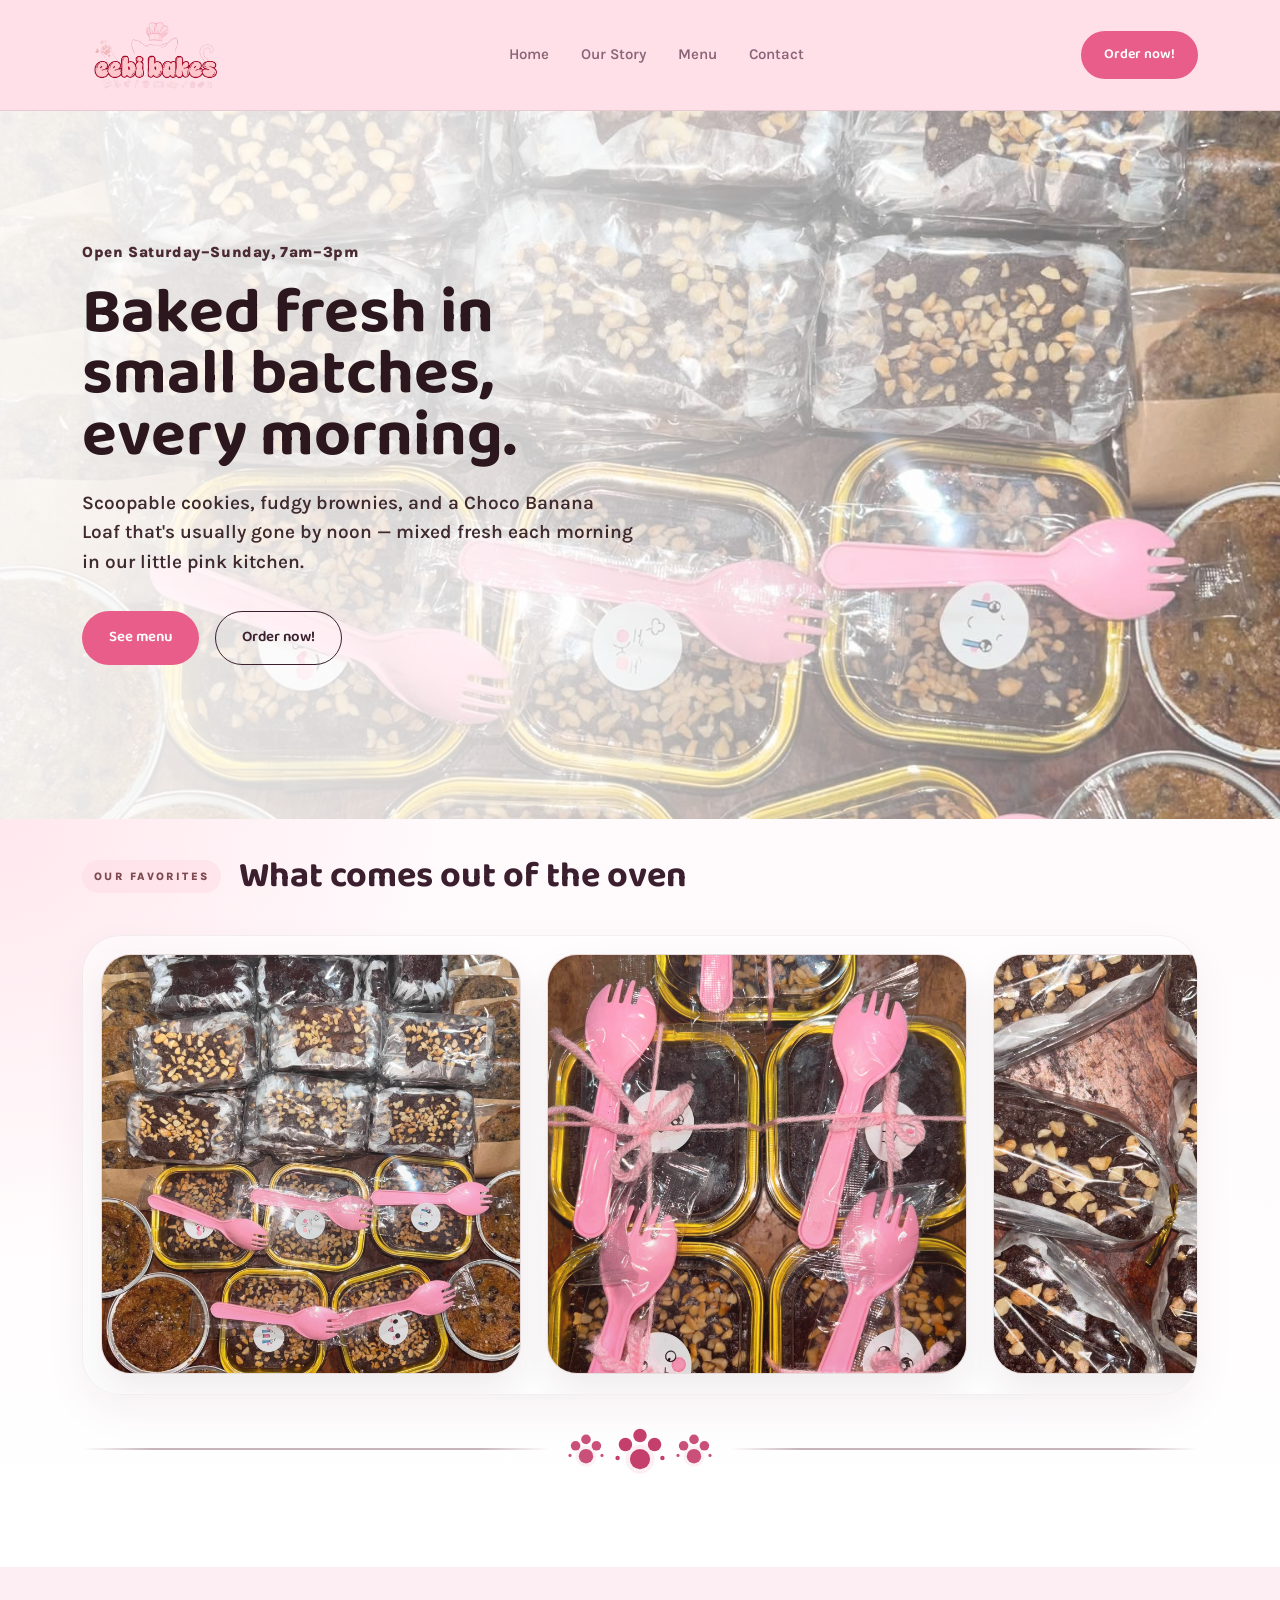
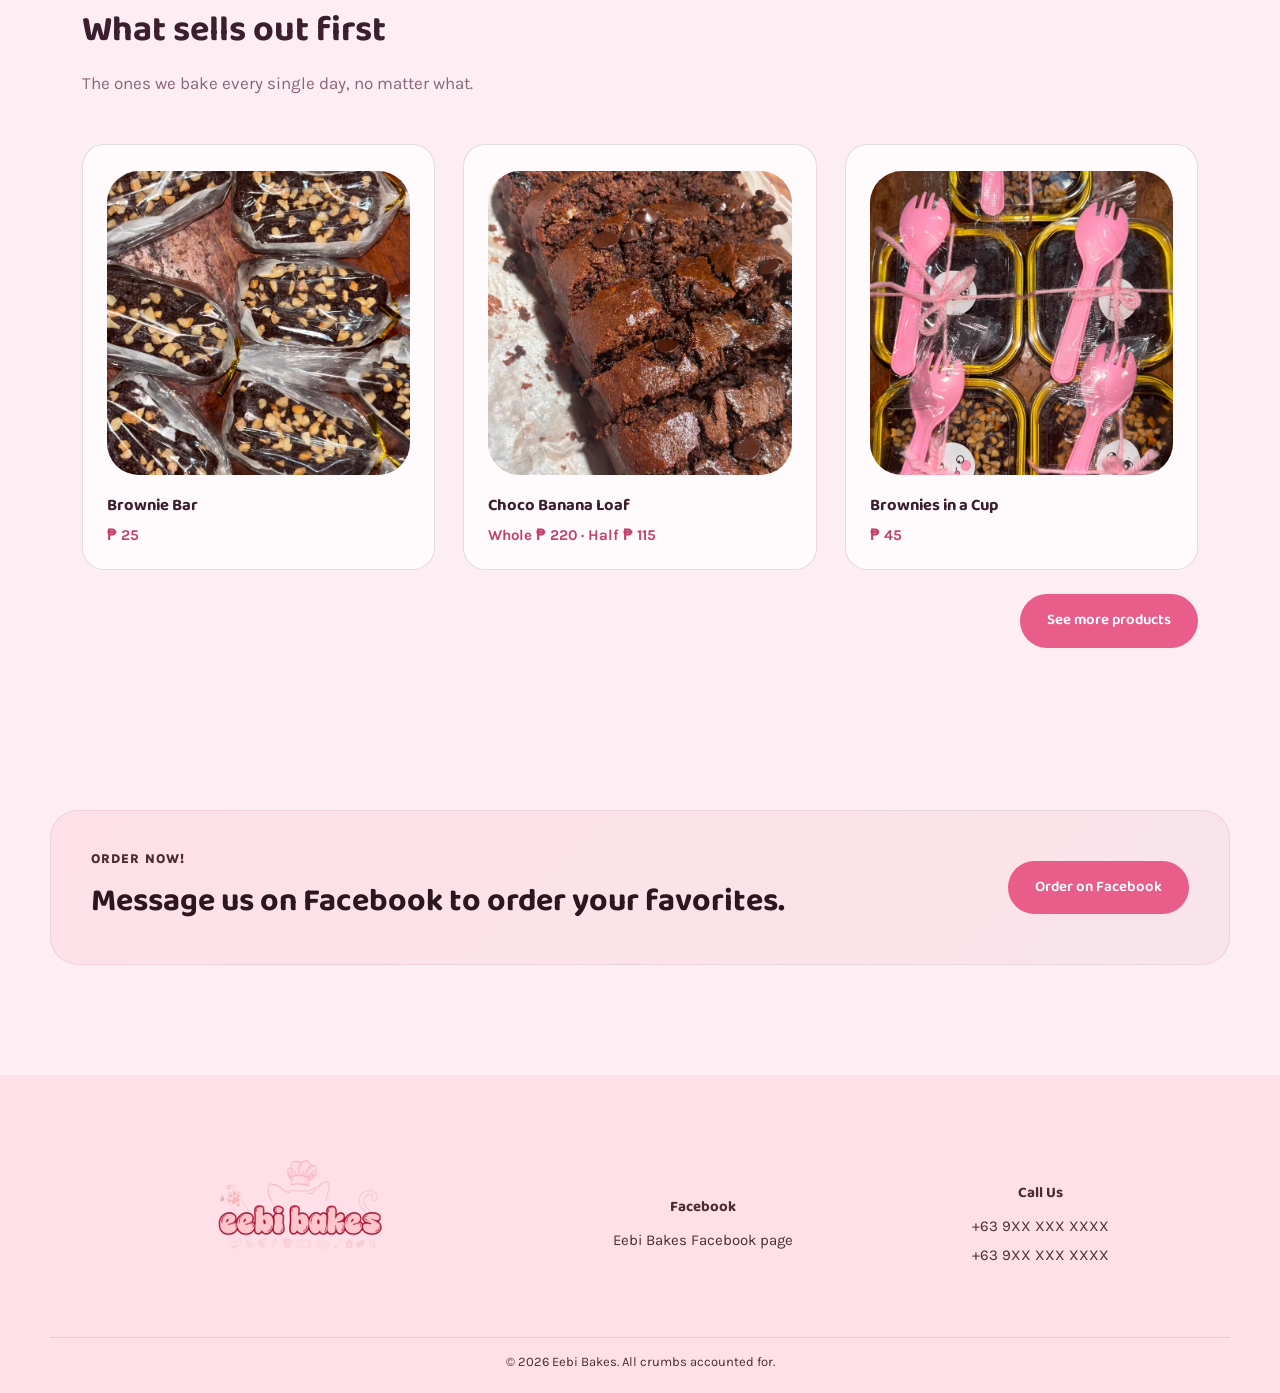
<file: index.html>
<!DOCTYPE html>
<html lang="en">
<head>
<meta charset="UTF-8">
<meta name="viewport" content="width=device-width, initial-scale=1.0">
<title>Eebi Bakes — Cookies, Brownies &amp; Baked Goods</title>
<link rel="preconnect" href="https://fonts.googleapis.com">
<link rel="preconnect" href="https://fonts.gstatic.com" crossorigin>
<link href="https://fonts.googleapis.com/css2?family=Baloo+2:wght@500;600;700;800&family=Karla:wght@400;500;600;700&display=swap" rel="stylesheet">
<link rel="stylesheet" href="styles.css">
</head>
<body>

<header class="site-header">
  <div class="wrap header-inner">
    <a href="#top" class="logo">
      <img src="logo-header.png" alt="Eebi Bakes logo" class="header-logo-image" />
    </a>

    <input type="checkbox" id="nav-toggle" class="nav-toggle">
    <label for="nav-toggle" class="nav-toggle-label" aria-label="Open menu">
      <span></span>
    </label>

    <nav class="site-nav">
      <a href="index.html">Home</a>
      <a href="our-story.html">Our Story</a>
      <a href="menu.html">Menu</a>
      <a href="contact.html">Contact</a>
    </nav>

    <a href="https://www.facebook.com/profile.php?id=61592719786766" class="btn btn-primary header-cta">Order now!</a>
  </div>
</header>

<main id="top">

  <!-- HERO -->
  <section class="hero">
    <div class="wrap hero-inner">
      <div class="hero-copy">
        <p class="hero-kicker">Open Saturday–Sunday, 7am–3pm</p>
        <h1>Baked fresh in small batches, every morning.</h1>
        <p class="hero-sub">Scoopable cookies, fudgy brownies, and a Choco Banana Loaf that's usually gone by noon — mixed fresh each morning in our little pink kitchen.</p>
        <div class="hero-actions">
          <a href="our-story.html" class="btn btn-primary">See menu</a>
          <a href="https://www.facebook.com/profile.php?id=61592719786766" class="btn btn-ghost">Order now!</a>
        </div>
      </div>

      <div class="hero-art" aria-label="Fresh bakes hero image">
        <div class="slideshow" aria-live="polite">
          <div class="slideshow-track">
            <div class="slide card-slide"><img src="slide1.jpg" alt="Fresh cookie tray" /></div>
          </div>
        </div>
      </div>
    </div>
  </section>

  <!-- CATEGORIES -->
  <section class="categories" id="menu">
    <div class="wrap">
      <div class="section-head section-head-inline">
        <span class="eyebrow">OUR FAVORITES</span>
        <h2>What comes out of the oven</h2>
      </div>

      <div class="category-carousel" aria-label="Bakery categories carousel">
        <div class="category-track">
          <div class="category-slide">
            <img src="slide1.jpg" alt="Scoopable Cookies" />
          </div>
          <div class="category-slide">
            <img src="slide2.jpg" alt="Brownies" />
          </div>
          <div class="category-slide">
            <img src="slide3.jpg" alt="Baked goods" />
          </div>
          <div class="category-slide">
            <img src="slide1.jpg" alt="Scoopable Cookies" />
          </div>
          <div class="category-slide">
            <img src="slide2.jpg" alt="Brownies" />
          </div>
          <div class="category-slide">
            <img src="slide3.jpg" alt="Baked goods" />
          </div>
        </div>
      </div>

      <div class="cat-divider" aria-hidden="true">
        <span class="paw-pattern paw-left"></span>
        <span class="paw-pattern paw-center"></span>
        <span class="paw-pattern paw-right"></span>
      </div>
    </div>
  </section>

  <!-- BEST SELLERS -->
  <section class="bestsellers" id="bestsellers">
    <div class="wrap">
      <div class="section-head">
        <h2>What sells out first</h2>
        <p>The ones we bake every single day, no matter what.</p>
      </div>

      <div class="product-row">
        <article class="product-card">
          <div class="product-thumb product-thumb-image">
            <img src="slide3.jpg" alt="Brownie Bar" />
          </div>
          <h3>Brownie Bar</h3>
          <p class="product-price">₱ 25</p>
        </article>
        <article class="product-card">
          <div class="product-thumb product-thumb-image">
            <img src="bananab.jpg" alt="Choco Banana Loaf" />
          </div>
          <h3>Choco Banana Loaf</h3>
          <p class="product-price">Whole ₱ 220 · Half ₱ 115</p>
        </article>
        <article class="product-card">
          <div class="product-thumb product-thumb-image">
            <img src="slide2.jpg" alt="Brownies in a Cup" />
          </div>
          <h3>Brownies in a Cup</h3>
          <p class="product-price">₱ 45</p>
        </article>
      </div>

      <div class="bestsellers-actions">
        <a href="#menu" class="btn btn-primary">See more products</a>
      </div>
    </div>
  </section>

  <section class="order-banner" id="order">
    <div class="wrap order-inner">
      <div>
        <p class="order-kicker">Order now!</p>
        <h2>Message us on Facebook to order your favorites.</h2>
      </div>
      <a href="https://www.facebook.com/profile.php?id=61592719786766" class="btn btn-primary" target="_blank" rel="noopener noreferrer">Order on Facebook</a>
    </div>
  </section>

</main>

<footer class="site-footer" id="visit">
  <div class="wrap footer-inner">
    <div class="footer-brand">
      <img src="logo.jpg" alt="Eebi Bakes logo" class="logo-footer-image" />
    </div>

    <div class="footer-col">
      <h4>Facebook</h4>
      <p><a href="https://www.facebook.com/profile.php?id=61592719786766">Eebi Bakes Facebook page</a></p>
    </div>

    <div class="footer-col">
      <h4>Call Us</h4>
      <p><a href="tel:+639171234567">+63 9XX XXX XXXX</a></p>
      <p><a href="tel:+639181234567">+63 9XX XXX XXXX</a></p>
    </div>
  </div>
  <div class="wrap footer-bottom">
    <p>&copy; 2026 Eebi Bakes. All crumbs accounted for.</p>
  </div>
</footer>


</body>
</html>
</file>
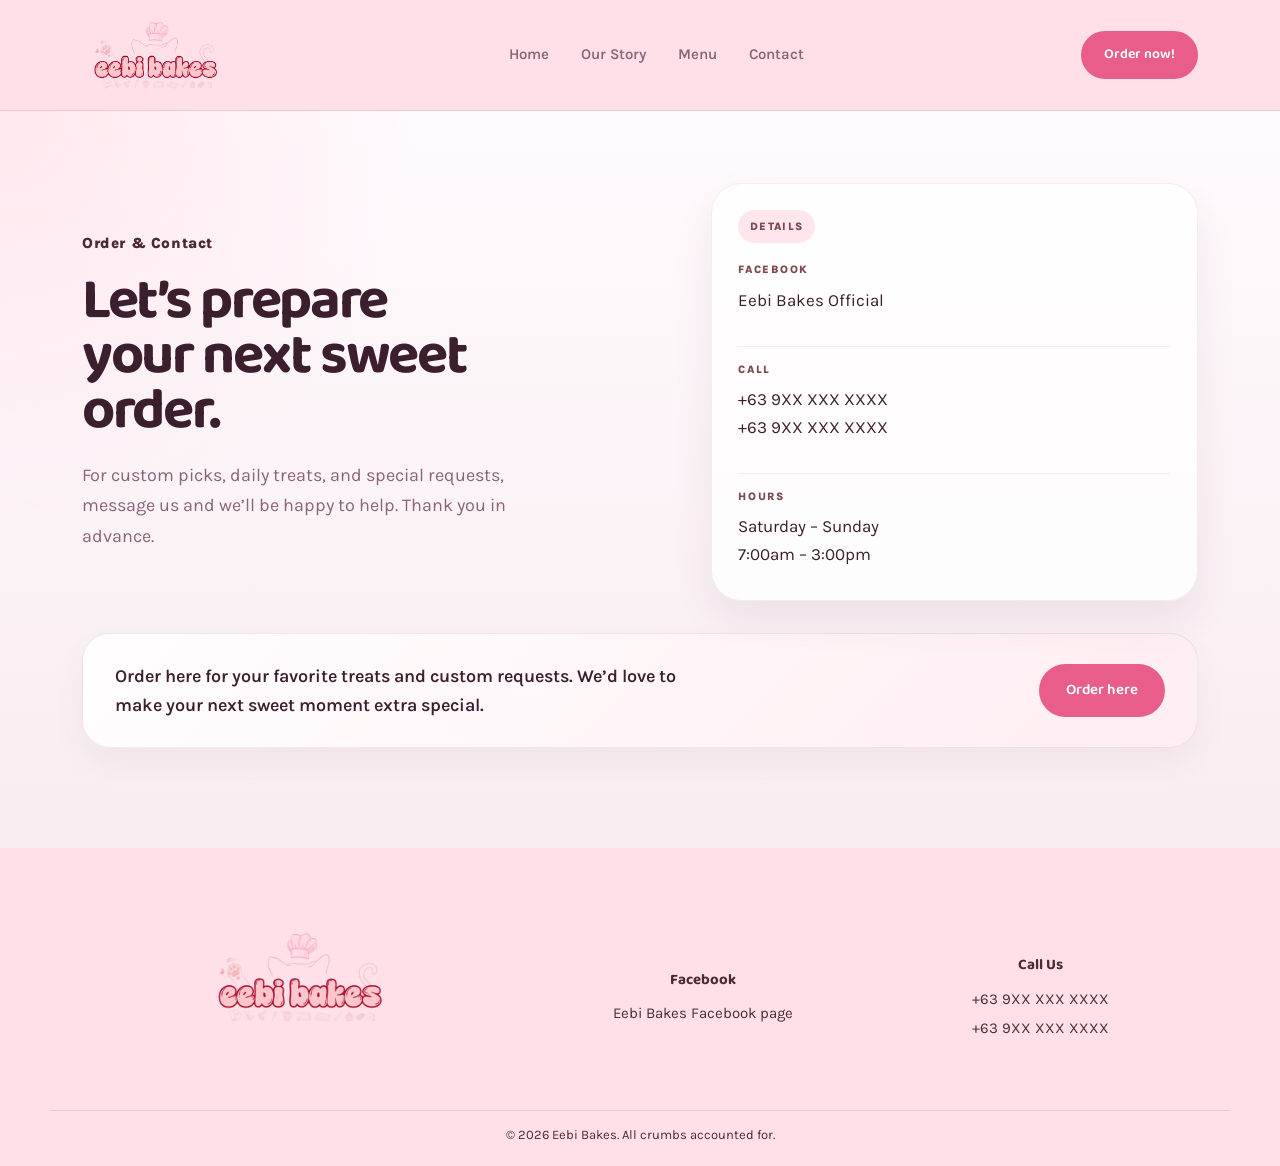
<file: contact.html>
<!DOCTYPE html>
<html lang="en">
<head>
<meta charset="UTF-8">
<meta name="viewport" content="width=device-width, initial-scale=1.0">
<title>Contact — Eebi Bakes</title>
<link rel="preconnect" href="https://fonts.googleapis.com">
<link rel="preconnect" href="https://fonts.gstatic.com" crossorigin>
<link href="https://fonts.googleapis.com/css2?family=Baloo+2:wght@500;600;700;800&family=Karla:wght@400;500;600;700&display=swap" rel="stylesheet">
<link rel="stylesheet" href="styles.css">
</head>
<body>

<header class="site-header">
  <div class="wrap header-inner">
    <a href="index.html" class="logo">
      <img src="logo-header.png" alt="Eebi Bakes logo" class="header-logo-image" />
    </a>

    <input type="checkbox" id="nav-toggle" class="nav-toggle">
    <label for="nav-toggle" class="nav-toggle-label" aria-label="Open menu">
      <span></span>
    </label>

    <nav class="site-nav">
      <a href="index.html">Home</a>
      <a href="our-story.html">Our Story</a>
      <a href="menu.html">Menu</a>
      <a href="contact.html">Contact</a>
    </nav>

    <a href="https://www.facebook.com/profile.php?id=61592719786766" class="btn btn-primary header-cta">Order now!</a>
  </div>
</header>

<main>
  <section class="contact-page">
    <div class="wrap contact-wrap">
      <div class="contact-hero">
        <div class="contact-copy">
          <p class="hero-kicker">Order & Contact</p>
          <h1>Let’s prepare your next sweet order.</h1>
          <p>For custom picks, daily treats, and special requests, message us and we’ll be happy to help. Thank you in advance.</p>
        </div>

        <div class="contact-card">
          <div class="contact-card-header">
            <span class="mini-badge">Details</span>
          </div>

          <div class="contact-info">
            <div class="info-row">
              <p class="label">Facebook</p>
              <a href="https://www.facebook.com/profile.php?id=61592719786766" target="_blank" rel="noopener noreferrer">Eebi Bakes Official</a>
            </div>

            <div class="info-row">
              <p class="label">Call</p>
              <a href="tel:+639171234567">+63 9XX XXX XXXX</a>
              <a href="tel:+639181234567">+63 9XX XXX XXXX</a>
            </div>

            <div class="info-row">
              <p class="label">Hours</p>
              <p>Saturday – Sunday</p>
              <p>7:00am – 3:00pm</p>
            </div>
          </div>
        </div>
      </div>

      <div class="contact-cta">
        <p>Order here for your favorite treats and custom requests. We’d love to make your next sweet moment extra special.</p>
        <a href="https://www.facebook.com/profile.php?id=61592719786766" class="btn btn-primary" target="_blank" rel="noopener noreferrer">Order here</a>
      </div>
    </div>
  </section>
</main>

<footer class="site-footer" id="visit">
  <div class="wrap footer-inner">
    <div class="footer-brand">
      <img src="logo.jpg" alt="Eebi Bakes logo" class="logo-footer-image" />
    </div>

    <div class="footer-col">
      <h4>Facebook</h4>
      <p><a href="https://www.facebook.com/profile.php?id=61592719786766">Eebi Bakes Facebook page</a></p>
    </div>

    <div class="footer-col">
      <h4>Call Us</h4>
      <p><a href="tel:+639171234567">+63 9XX XXX XXXX</a></p>
      <p><a href="tel:+639181234567">+63 9XX XXX XXXX</a></p>
    </div>
  </div>
  <div class="wrap footer-bottom">
    <p>&copy; 2026 Eebi Bakes. All crumbs accounted for.</p>
  </div>
</footer>

</body>
</html>
</file>
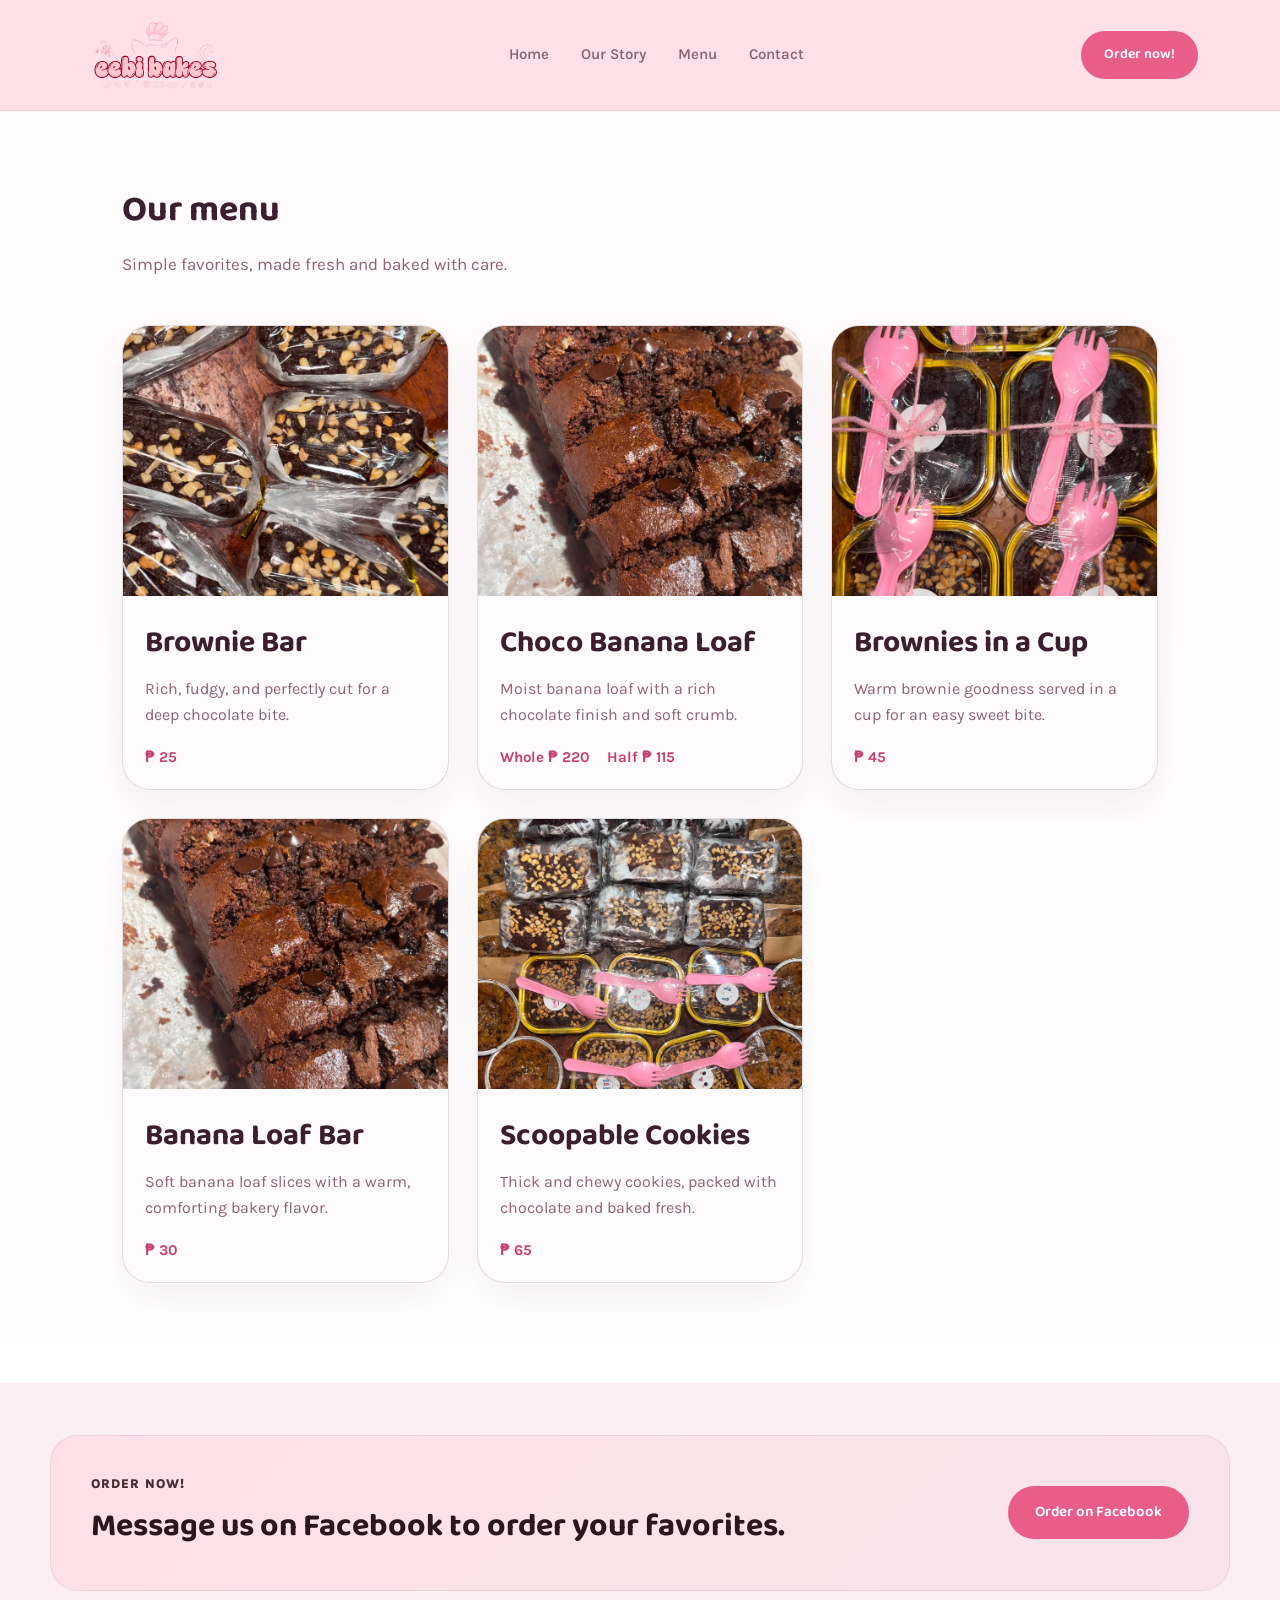
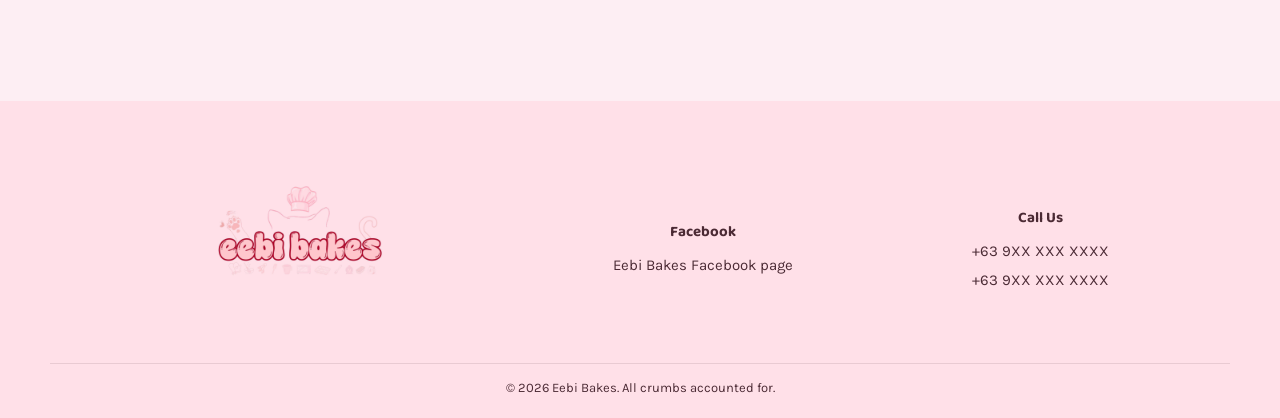
<file: menu.html>
<!DOCTYPE html>
<html lang="en">
<head>
<meta charset="UTF-8">
<meta name="viewport" content="width=device-width, initial-scale=1.0">
<title>Eebi Bakes — Menu</title>
<link rel="preconnect" href="https://fonts.googleapis.com">
<link rel="preconnect" href="https://fonts.gstatic.com" crossorigin>
<link href="https://fonts.googleapis.com/css2?family=Baloo+2:wght@500;600;700;800&family=Karla:wght@400;500;600;700&display=swap" rel="stylesheet">
<link rel="stylesheet" href="styles.css">
</head>
<body>

<header class="site-header">
  <div class="wrap header-inner">
    <a href="index.html" class="logo">
      <img src="logo-header.png" alt="Eebi Bakes logo" class="header-logo-image" />
    </a>

    <input type="checkbox" id="nav-toggle" class="nav-toggle">
    <label for="nav-toggle" class="nav-toggle-label" aria-label="Open menu">
      <span></span>
    </label>

    <nav class="site-nav">
      <a href="index.html">Home</a>
      <a href="our-story.html">Our Story</a>
      <a href="menu.html">Menu</a>
      <a href="contact.html">Contact</a>
    </nav>

    <a href="https://www.facebook.com/profile.php?id=61592719786766" class="btn btn-primary header-cta">Order now!</a>
  </div>
</header>

<main>
  <section class="menu-page">
    <div class="wrap menu-wrap">
      <div class="section-head">
        <h2>Our menu</h2>
        <p>Simple favorites, made fresh and baked with care.</p>
      </div>

      <div class="menu-grid">
        <article class="menu-card">
          <div class="menu-image">
            <img src="slide3.jpg" alt="Brownie Bar" />
          </div>
          <div class="menu-copy">
            <h3>Brownie Bar</h3>
            <p>Rich, fudgy, and perfectly cut for a deep chocolate bite.</p>
            <div class="menu-meta">
              <span>₱ 25</span>
            </div>
          </div>
        </article>

        <article class="menu-card">
          <div class="menu-image">
            <img src="bananab.jpg" alt="Choco Banana Loaf" />
          </div>
          <div class="menu-copy">
            <h3>Choco Banana Loaf</h3>
            <p>Moist banana loaf with a rich chocolate finish and soft crumb.</p>
            <div class="menu-meta">
              <span>Whole ₱ 220</span>
              <span>Half ₱ 115</span>
            </div>
          </div>
        </article>

        <article class="menu-card">
          <div class="menu-image">
            <img src="slide2.jpg" alt="Brownies in a Cup" />
          </div>
          <div class="menu-copy">
            <h3>Brownies in a Cup</h3>
            <p>Warm brownie goodness served in a cup for an easy sweet bite.</p>
            <div class="menu-meta">
              <span>₱ 45</span>
            </div>
          </div>
        </article>

        <article class="menu-card">
          <div class="menu-image">
            <img src="bananab.jpg" alt="Banana Loaf Bar" />
          </div>
          <div class="menu-copy">
            <h3>Banana Loaf Bar</h3>
            <p>Soft banana loaf slices with a warm, comforting bakery flavor.</p>
            <div class="menu-meta">
              <span>₱ 30</span>
            </div>
          </div>
        </article>

        <article class="menu-card">
          <div class="menu-image">
            <img src="slide1.jpg" alt="Scoopable Cookies" />
          </div>
          <div class="menu-copy">
            <h3>Scoopable Cookies</h3>
            <p>Thick and chewy cookies, packed with chocolate and baked fresh.</p>
            <div class="menu-meta">
              <span>₱ 65</span>
            </div>
          </div>
        </article>
      </div>
    </div>
  </section>
</main>
<section class="order-banner" id="order">
    <div class="wrap order-inner">
      <div>
        <p class="order-kicker">Order now!</p>
        <h2>Message us on Facebook to order your favorites.</h2>
      </div>
      <a href="https://www.facebook.com/profile.php?id=61592719786766" class="btn btn-primary" target="_blank" rel="noopener noreferrer">Order on Facebook</a>
    </div>
  </section>

<footer class="site-footer" id="visit">
  <div class="wrap footer-inner">
    <div class="footer-brand">
      <img src="logo.jpg" alt="Eebi Bakes logo" class="logo-footer-image" />
    </div>

    <div class="footer-col">
      <h4>Facebook</h4>
      <p><a href="https://www.facebook.com/profile.php?id=61592719786766">Eebi Bakes Facebook page</a></p>
    </div>

    <div class="footer-col">
      <h4>Call Us</h4>
      <p><a href="tel:+639171234567">+63 9XX XXX XXXX</a></p>
      <p><a href="tel:+639181234567">+63 9XX XXX XXXX</a></p>
    </div>
  </div>
  <div class="wrap footer-bottom">
    <p>&copy; 2026 Eebi Bakes. All crumbs accounted for.</p>
  </div>
</footer>
</body>
</html>
</file>
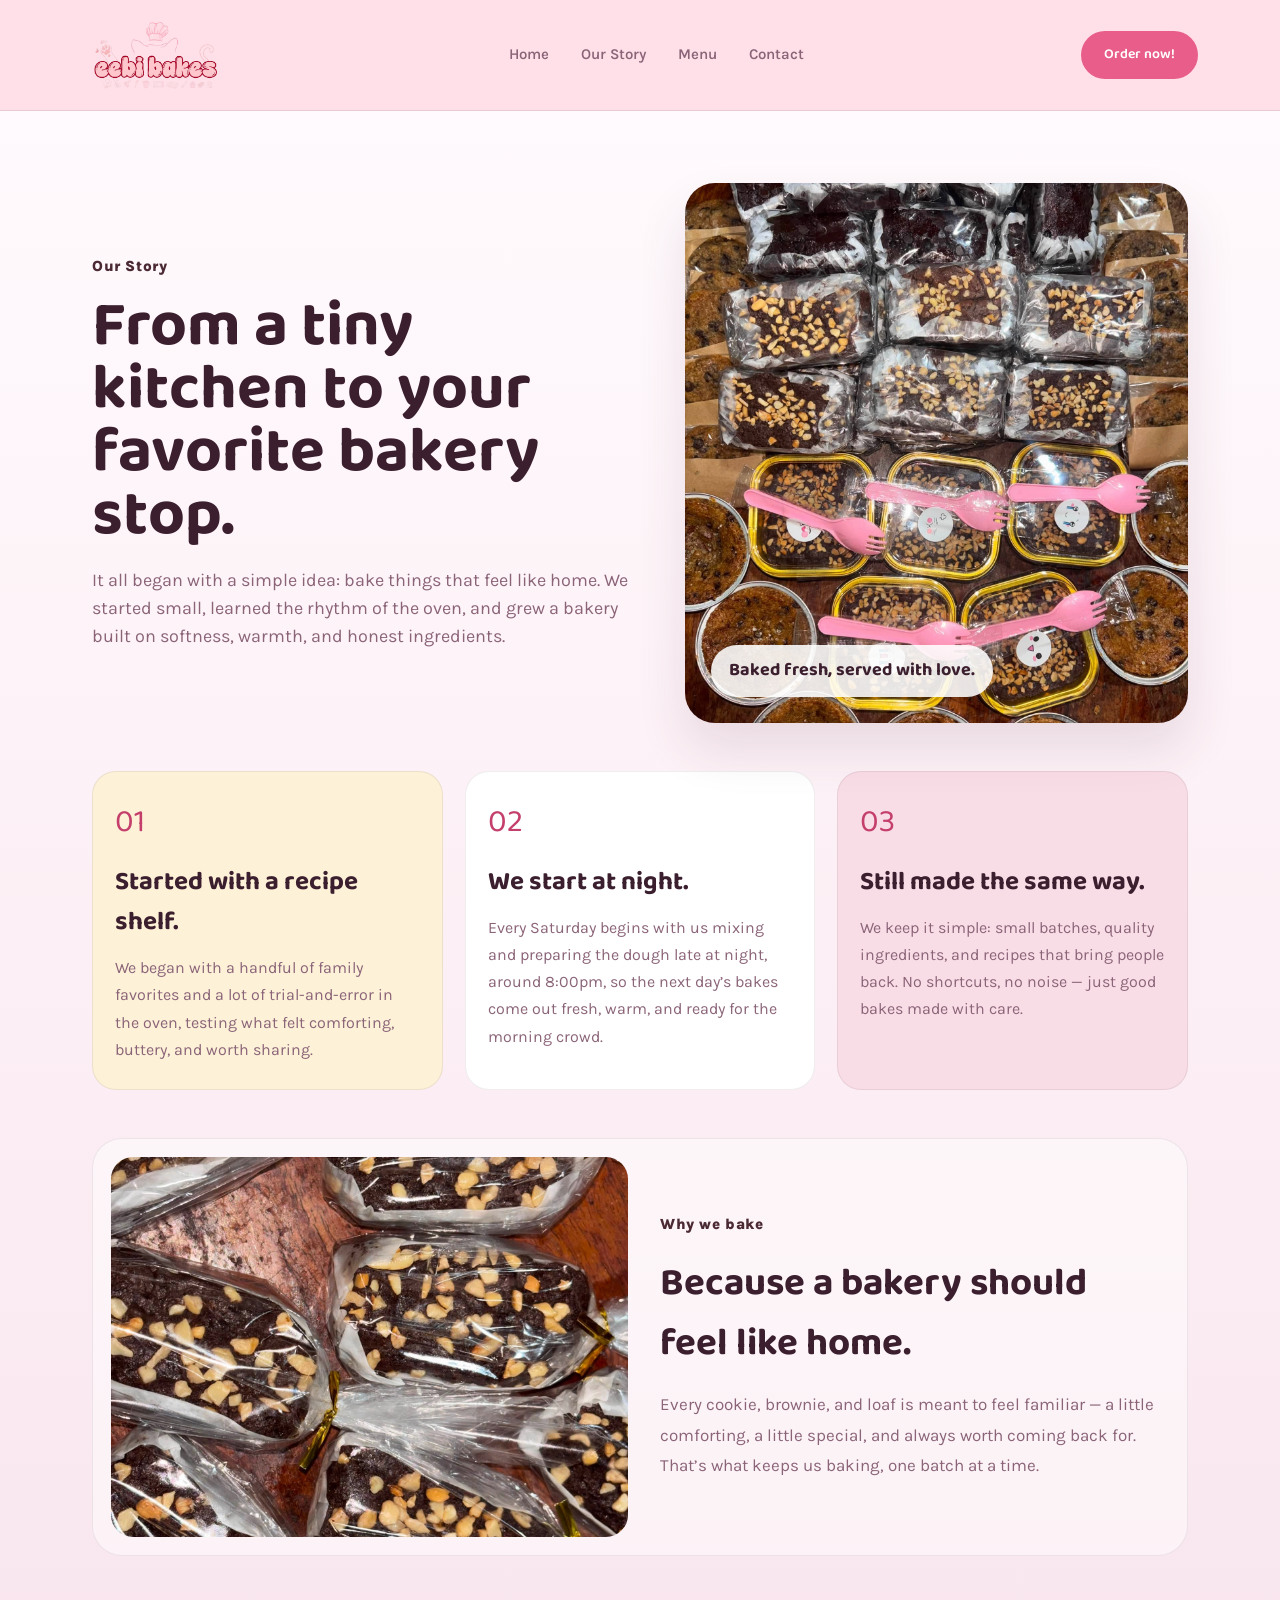
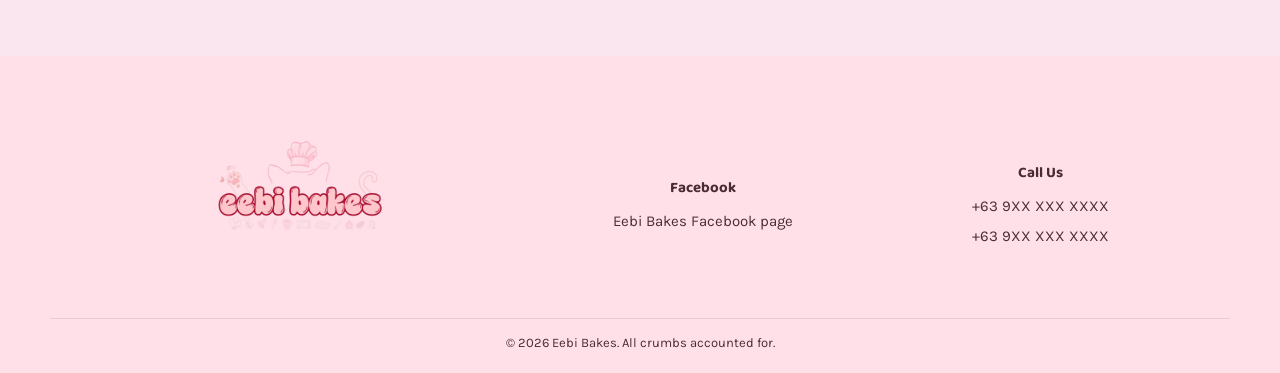
<file: our-story.html>
<!DOCTYPE html>
<html lang="en">
<head>
<meta charset="UTF-8">
<meta name="viewport" content="width=device-width, initial-scale=1.0">
<title>Our Story — Eebi Bakes</title>
<link rel="preconnect" href="https://fonts.googleapis.com">
<link rel="preconnect" href="https://fonts.gstatic.com" crossorigin>
<link href="https://fonts.googleapis.com/css2?family=Baloo+2:wght@500;600;700;800&family=Karla:wght@400;500;600;700&display=swap" rel="stylesheet">
<link rel="stylesheet" href="styles.css">
</head>
<body>

<header class="site-header">
  <div class="wrap header-inner">
    <a href="index.html" class="logo">
      <img src="logo-header.png" alt="Eebi Bakes logo" class="header-logo-image" />
    </a>

    <input type="checkbox" id="nav-toggle" class="nav-toggle">
    <label for="nav-toggle" class="nav-toggle-label" aria-label="Open menu">
      <span></span>
    </label>

     <nav class="site-nav">
      <a href="index.html">Home</a>
      <a href="our-story.html">Our Story</a>
      <a href="menu.html">Menu</a>
      <a href="contact.html">Contact</a>
    </nav>

    <a href="https://www.facebook.com/profile.php?id=61592719786766" class="btn btn-primary header-cta">Order now!</a>
  </div>
</header>

<main>
  <section class="story-page">
    <div class="wrap story-wrap">
      <div class="story-hero">
        <div class="story-copy">
          <p class="hero-kicker">Our Story</p>
          <h1>From a tiny kitchen to your favorite bakery stop.</h1>
          <p>It all began with a simple idea: bake things that feel like home. We started small, learned the rhythm of the oven, and grew a bakery built on softness, warmth, and honest ingredients.</p>

        </div>

        <div class="story-photo">
          <img src="slide1.jpg" alt="Freshly baked treats from Eebi Bakes" />
          <div class="story-badge">Baked fresh, served with love.</div>
        </div>
      </div>

      <div class="story-panels">
        <article class="story-panel story-panel--warm">
          <span class="panel-number">01</span>
          <h2>Started with a recipe shelf.</h2>
          <p>We began with a handful of family favorites and a lot of trial-and-error in the oven, testing what felt comforting, buttery, and worth sharing.</p>
        </article>

        <article class="story-panel story-panel--light">
          <span class="panel-number">02</span>
          <h2>We start at night.</h2>
          <p>Every Saturday begins with us mixing and preparing the dough late at night, around 8:00pm, so the next day’s bakes come out fresh, warm, and ready for the morning crowd.</p>
        </article>

        <article class="story-panel story-panel--rose">
          <span class="panel-number">03</span>
          <h2>Still made the same way.</h2>
          <p>We keep it simple: small batches, quality ingredients, and recipes that bring people back. No shortcuts, no noise — just good bakes made with care.</p>
        </article>
      </div>

      <div class="story-feature">
        <div class="feature-image">
          <img src="slide3.jpg" alt="Brownie and loaf bakery assortment" />
        </div>

        <div class="feature-copy">
          <p class="hero-kicker">Why we bake</p>
          <h2>Because a bakery should feel like home.</h2>
          <p>Every cookie, brownie, and loaf is meant to feel familiar — a little comforting, a little special, and always worth coming back for. That’s what keeps us baking, one batch at a time.</p>
        </div>
      </div>
    </div>
  </section>
</main>

<footer class="site-footer" id="visit">
  <div class="wrap footer-inner">
    <div class="footer-brand">
      <img src="logo.jpg" alt="Eebi Bakes logo" class="logo-footer-image" />
    </div>

    <div class="footer-col">
      <h4>Facebook</h4>
      <p><a href="https://www.facebook.com/profile.php?id=61592719786766">Eebi Bakes Facebook page</a></p>
    </div>

    <div class="footer-col">
      <h4>Call Us</h4>
      <p><a href="tel:+639171234567">+63 9XX XXX XXXX</a></p>
      <p><a href="tel:+639181234567">+63 9XX XXX XXXX</a></p>
    </div>
  </div>
  <div class="wrap footer-bottom">
    <p>&copy; 2026 Eebi Bakes. All crumbs accounted for.</p>
  </div>
</footer>
</body>
</html>
</file>
<file: styles.css>
/* ---------------------------------------------------
   Eebi Bakes — tokens
--------------------------------------------------- */
:root{
  --bg:            #FDEEF3;
  --bg-card:       #FFFAFB;
  --bg-deep:       #5C2740;
  --bg-deep-2:     #401B2C;
  --text:          #3B1F2E;
  --text-soft:     #8B6478;
  --text-inverse:  #FBE7EF;
  --text-inverse-soft: #DBB6C6;
  --accent:        #E85D8A;
  --accent-dark:   #C43F6B;
  --gold:          #E3A857;
  --line:          rgba(59,31,46,0.14);
  --line-inverse:  rgba(251,231,239,0.18);

  --font-display: 'Baloo 2', sans-serif;
  --font-body: 'Karla', sans-serif;

  --radius-soft: 22px;
}

*{ box-sizing:border-box; }
html{ scroll-behavior:smooth; }
body{
  margin:0;
  background:var(--bg);
  color:var(--text);
  font-family:var(--font-body);
  font-size:16px;
  line-height:1.55;
  -webkit-font-smoothing:antialiased;
  overflow-x:hidden;
}
img,svg{ display:block; max-width:100%; }
a{ color:inherit; text-decoration:none; }
ul,ol{ margin:0; padding:0; list-style:none; }
h1,h2,h3{ font-family:var(--font-display); font-weight:700; margin:0; color:var(--text); }
p{ margin:0; }

.wrap{
  max-width:1180px;
  margin:0 auto;
  padding:0 clamp(18px, 3vw, 32px);
}

.sr-only{
  position:absolute; width:1px; height:1px;
  padding:0; margin:-1px; overflow:hidden;
  clip:rect(0,0,0,0); white-space:nowrap; border:0;
}

a:focus-visible, button:focus-visible, input:focus-visible{
  outline:2px solid var(--accent-dark);
  outline-offset:3px;
}

@media (prefers-reduced-motion: reduce){
  html{ scroll-behavior:auto; }
  *{ animation:none !important; transition:none !important; }
}

/* ---------------------------------------------------
   Buttons
--------------------------------------------------- */
.btn{
  display:inline-flex;
  align-items:center;
  justify-content:center;
  padding:14px 26px;
  border-radius:999px;
  font-family:var(--font-display);
  font-weight:600;
  font-size:15px;
  border:1.5px solid transparent;
  cursor:pointer;
  transition:transform .15s ease, background-color .15s ease, border-color .15s ease;
}
.btn:hover{ transform:translateY(-1px); }
.btn-primary{
  background:var(--accent);
  color:#fff;
}
.btn-primary:hover{ background:var(--accent-dark); }
.btn-ghost{
  background:transparent;
  border-color:var(--text);
  color:var(--text);
}
.btn-ghost:hover{ background:var(--text); color:var(--bg); }

/* ---------------------------------------------------
   Header
--------------------------------------------------- */
.site-header{
  position:sticky;
  top:0;
  z-index:50;
  background:#FFE0E8;
  backdrop-filter:blur(6px);
  border-bottom:1px solid rgba(75,42,52,0.12);
}
.header-inner{
  display:flex;
  align-items:center;
  justify-content:space-between;
  padding-top:16px;
  padding-bottom:16px;
}
.logo{
  display:flex;
  align-items:center;
  gap:10px;
  font-family:var(--font-display);
  font-size:22px;
  font-weight:700;
}
.header-logo-image{
  display:block;
  height:78px;
  width:auto;
  max-width:100%;
}
.cat-mark{ width:30px; height:30px; flex-shrink:0; }
.cat-mark path{ fill:var(--accent); }
.cat-mark circle:not(.eye){ fill:var(--accent); }
.cat-mark .eye{ fill:var(--bg-card); }

.site-nav{
  display:flex;
  gap:32px;
}
.site-nav a{
  font-size:15px;
  font-weight:600;
  color:var(--text-soft);
  transition:color .15s ease;
}
.site-nav a:hover{ color:var(--accent-dark); }

.nav-toggle{ display:none; }
.nav-toggle-label{ display:none; }
.header-cta{ padding:12px 22px; font-size:14px; }

@media (max-width:860px){
  .site-nav{
    position:absolute;
    top:100%; left:0; right:0;
    background:var(--bg);
    flex-direction:column;
    gap:0;
    max-height:0;
    overflow:hidden;
    border-bottom:1px solid var(--line);
    transition:max-height .25s ease;
  }
  .site-nav a{
    padding:16px 32px;
    border-top:1px solid var(--line);
  }
  .nav-toggle:checked ~ .site-nav{ max-height:280px; }
  .nav-toggle-label{
    display:flex;
    align-items:center;
    justify-content:center;
    width:40px; height:40px;
    cursor:pointer;
  }
  .nav-toggle-label span,
  .nav-toggle-label span::before,
  .nav-toggle-label span::after{
    content:'';
    display:block;
    width:22px; height:2px;
    background:var(--text);
    position:relative;
  }
  .nav-toggle-label span::before{ position:absolute; top:-7px; }
  .nav-toggle-label span::after{ position:absolute; top:7px; }
  .header-cta{ display:none; }
}
@media (min-width:861px){
  .nav-toggle, .nav-toggle-label{ display:none; }
}

/* ---------------------------------------------------
   Hero
--------------------------------------------------- */
.hero{
  position:relative;
  padding:72px 0 96px;
  background:
    linear-gradient(90deg, rgba(255,255,255,0.92) 0%, rgba(255,255,255,0.8) 38%, rgba(255,255,255,0.28) 100%),
    url('slide1.jpg') center/cover no-repeat;
}
.hero-inner{
  display:grid;
  grid-template-columns:1.05fr 0.95fr;
  gap:56px;
  align-items:center;
  min-height:540px;
}
.hero-kicker{
  font-size:15px;
  color:#4B2A34;
  font-weight:800;
  margin-bottom:18px;
  letter-spacing:0.04em;
}
.hero-copy h1{
  font-size:clamp(42px, 5vw, 72px);
  line-height:0.96;
  max-width:12.5ch;
  color:#2B171D;
  text-shadow:0 1px 0 rgba(255,255,255,0.15);
}
.hero-sub{
  margin-top:22px;
  font-size:19px;
  color:#3F2A2F;
  max-width:46ch;
  font-weight:600;
}
.hero-actions{
  margin-top:34px;
  display:flex;
  gap:16px;
  flex-wrap:wrap;
}

.hero-art{ position:relative; display:none; }
.slideshow{
  position:relative;
  width:min(100%, 520px);
  aspect-ratio:1/1;
  margin:0 auto;
  overflow:hidden;
  border-radius:32px;
  background:var(--bg-deep);
  box-shadow:0 24px 52px rgba(92,39,64,0.14);
}
.slideshow-track{
  display:block;
  width:100%;
  height:100%;
  animation:none;
}
.slide{
  width:100%;
  height:100%;
  flex-shrink:0;
  padding:0;
  box-sizing:border-box;
}
.card-slide{
  display:flex;
  align-items:center;
  justify-content:center;
}
.card-slide img{
  width:100%;
  height:100%;
  object-fit:cover;
  display:block;
  border-radius:22px;
  box-shadow:0 14px 28px rgba(59,31,46,0.12);
  border:1px solid rgba(59,31,46,0.08);
}

@media (max-width:900px){
  .hero-inner{ grid-template-columns:1fr; min-height:420px; }
  .hero-art{ order:-1; max-width:380px; margin:0 auto; display:none; }
}

@media (max-width:560px){
  .hero{
    padding:52px 0 72px;
  }
  .hero-inner{
    min-height:auto;
    gap:28px;
  }
  .hero-kicker{
    font-size:13px;
    margin-bottom:12px;
  }
  .hero-copy h1{
    font-size:clamp(34px, 12vw, 52px);
    max-width:100%;
  }
  .hero-sub{
    font-size:16px;
    max-width:100%;
  }
  .hero-actions{
    flex-direction:column;
    align-items:stretch;
  }
  .hero-actions .btn{
    width:100%;
  }
}

.menu-page{
  padding:72px 0 100px;
  background:linear-gradient(180deg, #fffafc 0%, #fff 100%);
}
.menu-wrap{
  max-width:1100px;
}
.menu-grid{
  display:grid;
  grid-template-columns:repeat(3, minmax(0, 1fr));
  gap:28px;
}
.menu-card{
  background:var(--bg-card);
  border:1px solid var(--line);
  border-radius:28px;
  overflow:hidden;
  box-shadow:0 18px 36px rgba(92,39,64,0.06);
}
.menu-image img{
  display:block;
  width:100%;
  height:270px;
  object-fit:cover;
}
.menu-copy{
  padding:24px 22px 20px;
}
.menu-copy h3{
  font-family:var(--font-display);
  font-size:30px;
  margin-bottom:10px;
}
.menu-copy p{
  color:var(--text-soft);
  font-size:16px;
  line-height:1.6;
  margin-bottom:18px;
}
.menu-meta{
  display:flex;
  flex-wrap:wrap;
  gap:10px 18px;
  font-size:15px;
  font-weight:700;
  color:var(--accent-dark);
}
@media (max-width:900px){
  .menu-grid{ grid-template-columns:repeat(2, minmax(0, 1fr)); }
}
@media (max-width:560px){
  .menu-grid{ grid-template-columns:1fr; }
}

/* ---------------------------------------------------
   Section heads
--------------------------------------------------- */
.section-head{
  max-width:46ch;
  margin-bottom:48px;
}
.section-head h2{
  font-size:clamp(26px, 2.8vw, 36px);
  white-space:nowrap;
}
.section-head p{
  margin-top:12px;
  color:var(--text-soft);
  font-size:17px;
}
.section-head-light h2{ color:var(--text-inverse); }
.section-head-light p{ color:var(--text-inverse-soft); }
.section-head-inline{
  max-width:none;
  display:flex;
  align-items:center;
  gap:18px;
  margin-bottom:30px;
}
.eyebrow{
  display:inline-block;
  font-size:11px;
  letter-spacing:0.22em;
  text-transform:uppercase;
  font-weight:800;
  color:#7c4a50;
  background:rgba(255,224,232,0.7);
  padding:8px 12px;
  border-radius:999px;
}

/* ---------------------------------------------------
   Categories
--------------------------------------------------- */
.categories{
  padding:30px 0 100px;
  background:
    radial-gradient(circle at top left, rgba(255,224,232,0.7), transparent 30%),
    linear-gradient(180deg, #fffafc 0%, #fff 100%);
}
.category-carousel{
  position:relative;
  overflow:hidden;
  padding:18px 18px 20px;
  border-radius:38px;
  background:linear-gradient(180deg, rgba(255,255,255,0.55), rgba(255,255,255,0.9));
  border:1px solid rgba(95,51,62,0.08);
  box-shadow:0 16px 40px rgba(92,39,64,0.06);
}
.category-track{
  display:flex;
  width:max-content;
  gap:26px;
  animation: category-marquee 26s linear infinite;
  will-change:transform;
}
.category-slide{
  position:relative;
  flex:0 0 420px;
  height:420px;
  overflow:hidden;
  border-radius:30px;
  background:#f4e9ea;
  border:1px solid rgba(78,38,46,0.08);
  box-shadow:0 18px 38px rgba(92,39,64,0.09);
}
.category-slide::after{
  content:"";
  position:absolute;
  inset:0;
  background:linear-gradient(180deg, rgba(255,255,255,0.12), rgba(80,39,46,0.08));
  pointer-events:none;
}
.category-slide img{
  display:block;
  width:100%;
  height:100%;
  object-fit:cover;
  opacity:0.96;
  filter:saturate(0.96) contrast(1.06) brightness(1.01);
  transform:scale(1.02);
}
.cat-divider{
  display:flex;
  justify-content:center;
  align-items:center;
  gap:18px;
  margin-top:26px;
  padding-top:10px;
  position:relative;
}
.cat-divider::before,
.cat-divider::after{
  content:"";
  flex:1;
  height:2px;
  background:linear-gradient(90deg, transparent 0%, rgba(92,39,64,0.35) 15%, rgba(92,39,64,0.35) 85%, transparent 100%);
}
.paw-pattern{
  position:relative;
  width:36px;
  height:36px;
  display:block;
  background:transparent;
}
.paw-pattern::before,
.paw-pattern::after{
  content:"";
  position:absolute;
  left:50%;
  transform:translateX(-50%);
  border-radius:50%;
  background:#C43F6B;
}
.paw-pattern::before{
  width:12px;
  height:12px;
  top:0;
  box-shadow:
    -13px 8px 0 0 #C43F6B,
    13px 8px 0 0 #C43F6B,
    -20px 20px 0 -4px #C43F6B,
    20px 20px 0 -4px #C43F6B,
    0 23px 0 -3px #C43F6B;
}
.paw-pattern::after{
  width:18px;
  height:18px;
  bottom:0;
  left:50%;
  transform:translateX(-50%);
  box-shadow:0 0 0 4px rgba(196,63,107,0.08);
}
.paw-left,
.paw-right{ transform:scale(0.8); opacity:0.9; }
.paw-center{ transform:scale(1.12); }

@keyframes category-marquee {
  0% { transform: translateX(0); }
  100% { transform: translateX(-50%); }
}

@media (max-width:760px){
  .section-head{
    max-width:100%;
  }
  .section-head h2{
    white-space:normal;
  }
  .section-head-inline{
    flex-direction:column;
    align-items:flex-start;
    gap:10px;
  }
  .section-head-inline h2{
    white-space:normal;
  }
  .category-slide{
    flex-basis:78vw;
    height:300px;
  }
}

/* ---------------------------------------------------
   Best sellers
--------------------------------------------------- */
.bestsellers{ padding:36px 0 110px; }
.product-row{
  display:grid;
  grid-template-columns:repeat(3, minmax(0, 1fr));
  gap:28px;
  align-items:stretch;
  min-width:0;
}
.product-card{
  min-width:0;
  display:flex;
  flex-direction:column;
  background:var(--bg-card);
  border:1px solid var(--line);
  border-radius:var(--radius-soft);
  padding:26px 24px 22px;
  min-height:100%;
  transform:translateY(0);
  transition:transform 0.2s ease, box-shadow 0.2s ease;
}
.product-card:hover{
  transform:translateY(-2px);
  box-shadow:0 12px 30px rgba(75, 39, 48, 0.08);
}
.product-thumb{
  width:100%;
  aspect-ratio:1/1;
  border-radius:32px;
  margin-bottom:20px;
  position:relative;
  overflow:hidden;
  box-shadow:inset 0 0 0 1px rgba(59,31,46,0.05);
}
.product-thumb img{
  display:block;
  width:100%;
  height:100%;
  object-fit:cover;
}
.product-card h3{
  font-size:26px;
  margin-bottom:10px;
}
.product-price{
  font-size:18px;
  margin-bottom:0;
}
.bestsellers-actions{
  display:flex;
  justify-content:flex-end;
  margin-top:24px;
}
.order-banner{
  padding:52px 0 110px;
}
.order-inner{
  background:linear-gradient(135deg, #FFE0E8 0%, #F8E4EA 100%);
  border:1px solid rgba(59,31,46,0.08);
  border-radius:28px;
  padding:38px 40px;
  min-height:148px;
  display:flex;
  align-items:center;
  justify-content:space-between;
  gap:24px;
}
.order-kicker{
  font-size:13px;
  font-weight:800;
  letter-spacing:0.08em;
  text-transform:uppercase;
  color:#4B2A34;
  margin-bottom:8px;
}
.order-inner h2{
  font-size:clamp(24px, 2.5vw, 36px);
  margin:0;
  color:#2B171D;
}

@media (max-width:760px){
  .order-inner{
    flex-direction:column;
    align-items:flex-start;
    justify-content:center;
    text-align:left;
    min-height:0;
  }
}

@media (max-width:900px){
  .product-row{
    grid-template-columns:repeat(2, minmax(0, 1fr));
  }
}

@media (max-width:560px){
  .product-row{
    grid-template-columns:1fr;
  }
  .bestsellers-actions{
    justify-content:center;
  }
  .bestsellers-actions .btn{
    width:100%;
  }
}
.thumb-cookie-1{ background:radial-gradient(circle at 35% 30%, #F6D3E0, #E6A1BE 75%); }
.thumb-cookie-2{ background:radial-gradient(circle at 35% 30%, #F0B9CE, #D9749E 75%); }
.thumb-brownie{ background:linear-gradient(160deg, #5C3244, #401E2C 75%); }
.thumb-loaf{ background:radial-gradient(ellipse at 40% 35%, #FCE4EC, #F3B9D0 80%); }

.product-card h3{
  font-family:var(--font-display);
  font-size:16.5px;
  line-height:1.3;
  margin-bottom:8px;
}
.product-price{
  color:var(--accent-dark);
  font-weight:700;
  font-size:15px;
}

/* ---------------------------------------------------
   Process
--------------------------------------------------- */
.process{
  background:var(--bg-deep);
  padding:96px 0;
}
.process-steps{
  display:grid;
  grid-template-columns:repeat(4, 1fr);
  gap:36px;
}
.process-steps li{
  border-top:2px solid var(--line-inverse);
  padding-top:22px;
}
.step-num{
  display:block;
  font-family:var(--font-display);
  font-size:32px;
  font-weight:700;
  color:var(--gold);
  margin-bottom:14px;
}
.process-steps h3{
  color:var(--text-inverse);
  font-size:19px;
  margin-bottom:10px;
}
.process-steps p{
  color:var(--text-inverse-soft);
  font-size:15px;
}

@media (max-width:860px){
  .process-steps{ grid-template-columns:1fr 1fr; }
}
@media (max-width:520px){
  .process-steps{ grid-template-columns:1fr; }
}

/* ---------------------------------------------------
   CTA banner
--------------------------------------------------- */
.cta-banner{
  background:var(--accent);
  padding:70px 0;
}
.cta-inner{
  display:flex;
  align-items:center;
  justify-content:space-between;
  gap:40px;
  flex-wrap:wrap;
}
.cta-text h2{
  color:#fff;
  font-size:clamp(22px, 2.4vw, 30px);
  max-width:18ch;
}
.cta-text p{
  margin-top:10px;
  color:rgba(255,255,255,0.85);
  max-width:40ch;
}
.cta-form{
  display:flex;
  gap:12px;
  flex-wrap:wrap;
}
.cta-form input{
  padding:14px 18px;
  border-radius:999px;
  border:1.5px solid rgba(255,255,255,0.5);
  background:rgba(0,0,0,0.12);
  color:#fff;
  font-size:15px;
  min-width:240px;
}
.cta-form input::placeholder{ color:rgba(255,255,255,0.7); }
.cta-form .btn-primary{
  background:var(--bg-deep-2);
}
.cta-form .btn-primary:hover{ background:#2A1220; }

/* ---------------------------------------------------
   Footer
--------------------------------------------------- */
.site-footer{
  background:#FFE0E8;
  color:#4B2A34;
  padding-top:42px;
}
.footer-inner{
  display:grid;
  grid-template-columns:1.4fr 1fr 1fr;
  gap:24px;
  padding-bottom:20px;
  border-bottom:1px solid rgba(75,42,52,0.12);
  align-items:center;
  justify-items:center;
}
.footer-brand{
  display:flex;
  align-items:center;
  justify-content:center;
}
.logo-footer-image{
  display:block;
  width:200px;
  max-width:100%;
  height:auto;
  border-radius:18px;
}
.footer-col{
  text-align:center;
}
.footer-col h4{
  font-family:var(--font-display);
  font-size:15px;
  font-weight:700;
  color:#4B2A34;
  margin-bottom:10px;
}
.footer-col p{ margin-bottom:6px; font-size:15px; }
.footer-col a{
  color:#4B2A34;
  font-size:15px;
  transition:color 0.2s ease, transform 0.2s ease, text-decoration-color 0.2s ease;
  text-decoration:underline;
  text-decoration-color: transparent;
}
.footer-col a:hover{
  color:#8A3D2E;
  text-decoration-color:#8A3D2E;
  transform:translateY(-1px);
}

.footer-bottom{
  padding:14px 32px 20px;
  font-size:13px;
  color:#4B2A34;
  text-align:center;
}

.footer-bottom p{ margin:0; }

.story-page{
  padding:72px 0 100px;
  background:linear-gradient(180deg, #fffafd 0%, #f9e6ee 100%);
}
.story-wrap{
  max-width:1160px;
}

.contact-page{
  padding:72px 0 100px;
  background:
    radial-gradient(circle at top left, rgba(255,224,232,0.7), transparent 28%),
    linear-gradient(180deg, #fffafd 0%, #f8edf1 100%);
}
.contact-wrap{
  max-width:1180px;
}
.contact-hero{
  display:grid;
  grid-template-columns:1.1fr 0.9fr;
  gap:34px;
  align-items:center;
}
.contact-copy{
  padding:8px 0;
}
.contact-copy h1{
  font-size:clamp(42px, 4.5vw, 68px);
  line-height:0.96;
  letter-spacing:-0.04em;
  max-width:11ch;
  margin:0;
}
.contact-copy p:last-child{
  margin-top:20px;
  max-width:44ch;
  color:var(--text-soft);
  font-size:18px;
  line-height:1.7;
}
.contact-card{
  background:rgba(255,255,255,0.8);
  border:1px solid rgba(92,39,64,0.08);
  border-radius:30px;
  padding:26px 26px 18px;
  box-shadow:0 20px 40px rgba(92,39,64,0.08);
}
.contact-card-header{
  margin-bottom:18px;
}
.mini-badge{
  display:inline-block;
  padding:8px 12px;
  border-radius:999px;
  background:rgba(255,224,232,0.8);
  color:#7c4a50;
  text-transform:uppercase;
  letter-spacing:0.12em;
  font-size:11px;
  font-weight:800;
}
.contact-info{
  display:grid;
  gap:18px;
}
.info-row{
  padding:14px 0;
  border-top:1px solid rgba(92,39,64,0.08);
}
.info-row:first-child{
  border-top:none;
  padding-top:0;
}
.contact-info .label{
  font-size:11px;
  letter-spacing:0.16em;
  text-transform:uppercase;
  color:#7c4a50;
  font-weight:800;
  margin:0 0 8px;
}
.contact-info a,
.contact-info p{
  display:block;
  font-size:17px;
  color:var(--text);
  margin:0;
  line-height:1.6;
}
.contact-info a:hover{
  color:var(--accent-dark);
}
.contact-cta{
  margin-top:32px;
  background:linear-gradient(135deg, rgba(255,255,255,0.9) 0%, rgba(255,236,242,0.9) 100%);
  border:1px solid rgba(59,31,46,0.08);
  border-radius:28px;
  padding:28px 32px;
  display:flex;
  align-items:center;
  justify-content:space-between;
  gap:20px;
  box-shadow:0 16px 32px rgba(92,39,64,0.05);
}
.contact-cta p{
  max-width:52ch;
  color:var(--text);
  font-size:18px;
  font-weight:600;
  margin:0;
  line-height:1.6;
}

@media (max-width:860px){
  .contact-hero {
    grid-template-columns:1fr;
  }
  .contact-copy h1{
    max-width:100%;
  }
  .contact-cta{
    flex-direction:column;
    align-items:flex-start;
  }
}
@media (max-width:560px){
  .contact-page{
    padding:54px 0 80px;
  }
  .contact-copy h1{
    font-size:clamp(32px, 11vw, 44px);
  }
  .contact-copy p:last-child,
  .contact-cta p{
    font-size:16px;
  }
  .contact-card,
  .contact-cta{
    padding:20px 18px;
  }
}
.story-hero{
  display:grid;
  grid-template-columns:1.05fr 0.95fr;
  gap:36px;
  align-items:center;
  margin-bottom:48px;
}
.story-copy h1{
  font-size:clamp(40px, 5vw, 74px);
  line-height:0.98;
  max-width:12ch;
  margin-bottom:20px;
}
.story-copy p:last-of-type{
  font-size:18px;
  color:var(--text-soft);
  max-width:54ch;
}
.story-stats{
  display:flex;
  flex-wrap:wrap;
  gap:18px;
  margin-top:28px;
}
.story-stats div{
  min-width:150px;
  padding:16px 18px;
  background:rgba(255,255,255,0.5);
  border:1px solid rgba(59,31,46,0.08);
  border-radius:18px;
}
.story-stats strong{
  display:block;
  font-family:var(--font-display);
  font-size:22px;
  color:var(--text);
  margin-bottom:4px;
}
.story-stats span{
  font-size:14px;
  color:var(--text-soft);
}
.story-photo{
  position:relative;
  border-radius:30px;
  overflow:hidden;
  box-shadow:0 26px 50px rgba(92,39,64,0.12);
}
.story-photo img{
  display:block;
  width:100%;
  height:540px;
  object-fit:cover;
}
.story-badge{
  position:absolute;
  left:26px;
  bottom:26px;
  background:rgba(255,255,255,0.88);
  color:var(--text);
  border-radius:999px;
  padding:12px 18px;
  font-family:var(--font-display);
  font-size:18px;
  font-weight:700;
}
.story-panels{
  display:grid;
  grid-template-columns:repeat(3, 1fr);
  gap:22px;
  margin-bottom:48px;
}
.story-panel{
  background:#fffafc;
  border:1px solid rgba(59,31,46,0.08);
  border-radius:24px;
  padding:26px 22px;
  min-height:240px;
}
.story-panel--warm{ background:#fdf1d8; }
.story-panel--light{ background:#fff; }
.story-panel--rose{ background:#f9dde6; }
.panel-number{
  display:block;
  font-family:var(--font-display);
  font-size:32px;
  color:var(--accent-dark);
  margin-bottom:14px;
}
.story-panel h2{
  font-size:26px;
  margin-bottom:12px;
}
.story-panel p{
  color:var(--text-soft);
  font-size:16px;
  line-height:1.7;
}
.story-feature{
  display:grid;
  grid-template-columns:1fr 1fr;
  gap:24px;
  align-items:center;
  background:rgba(255,255,255,0.48);
  border:1px solid rgba(59,31,46,0.08);
  border-radius:30px;
  padding:18px;
}
.feature-image img{
  display:block;
  width:100%;
  height:380px;
  object-fit:cover;
  border-radius:22px;
}
.feature-copy{
  padding:12px 8px;
}
.feature-copy h2{
  font-size:clamp(28px, 3vw, 42px);
  margin-bottom:16px;
}
.feature-copy p:last-of-type{
  color:var(--text-soft);
  font-size:17px;
  line-height:1.8;
}

@media (max-width:900px){
  .story-hero,
  .story-feature,
  .story-panels{ grid-template-columns:1fr; }
  .story-photo img{ height:420px; }
}

@media (max-width:760px){
  .footer-inner{ grid-template-columns:1fr 1fr; }
}

@media (max-width:560px){
  .footer-inner{
    grid-template-columns:1fr;
    justify-items:center;
    text-align:center;
  }
  .footer-brand,
  .footer-col{
    width:100%;
  }
  .site-footer{
    padding-top:28px;
  }
}
</file>
